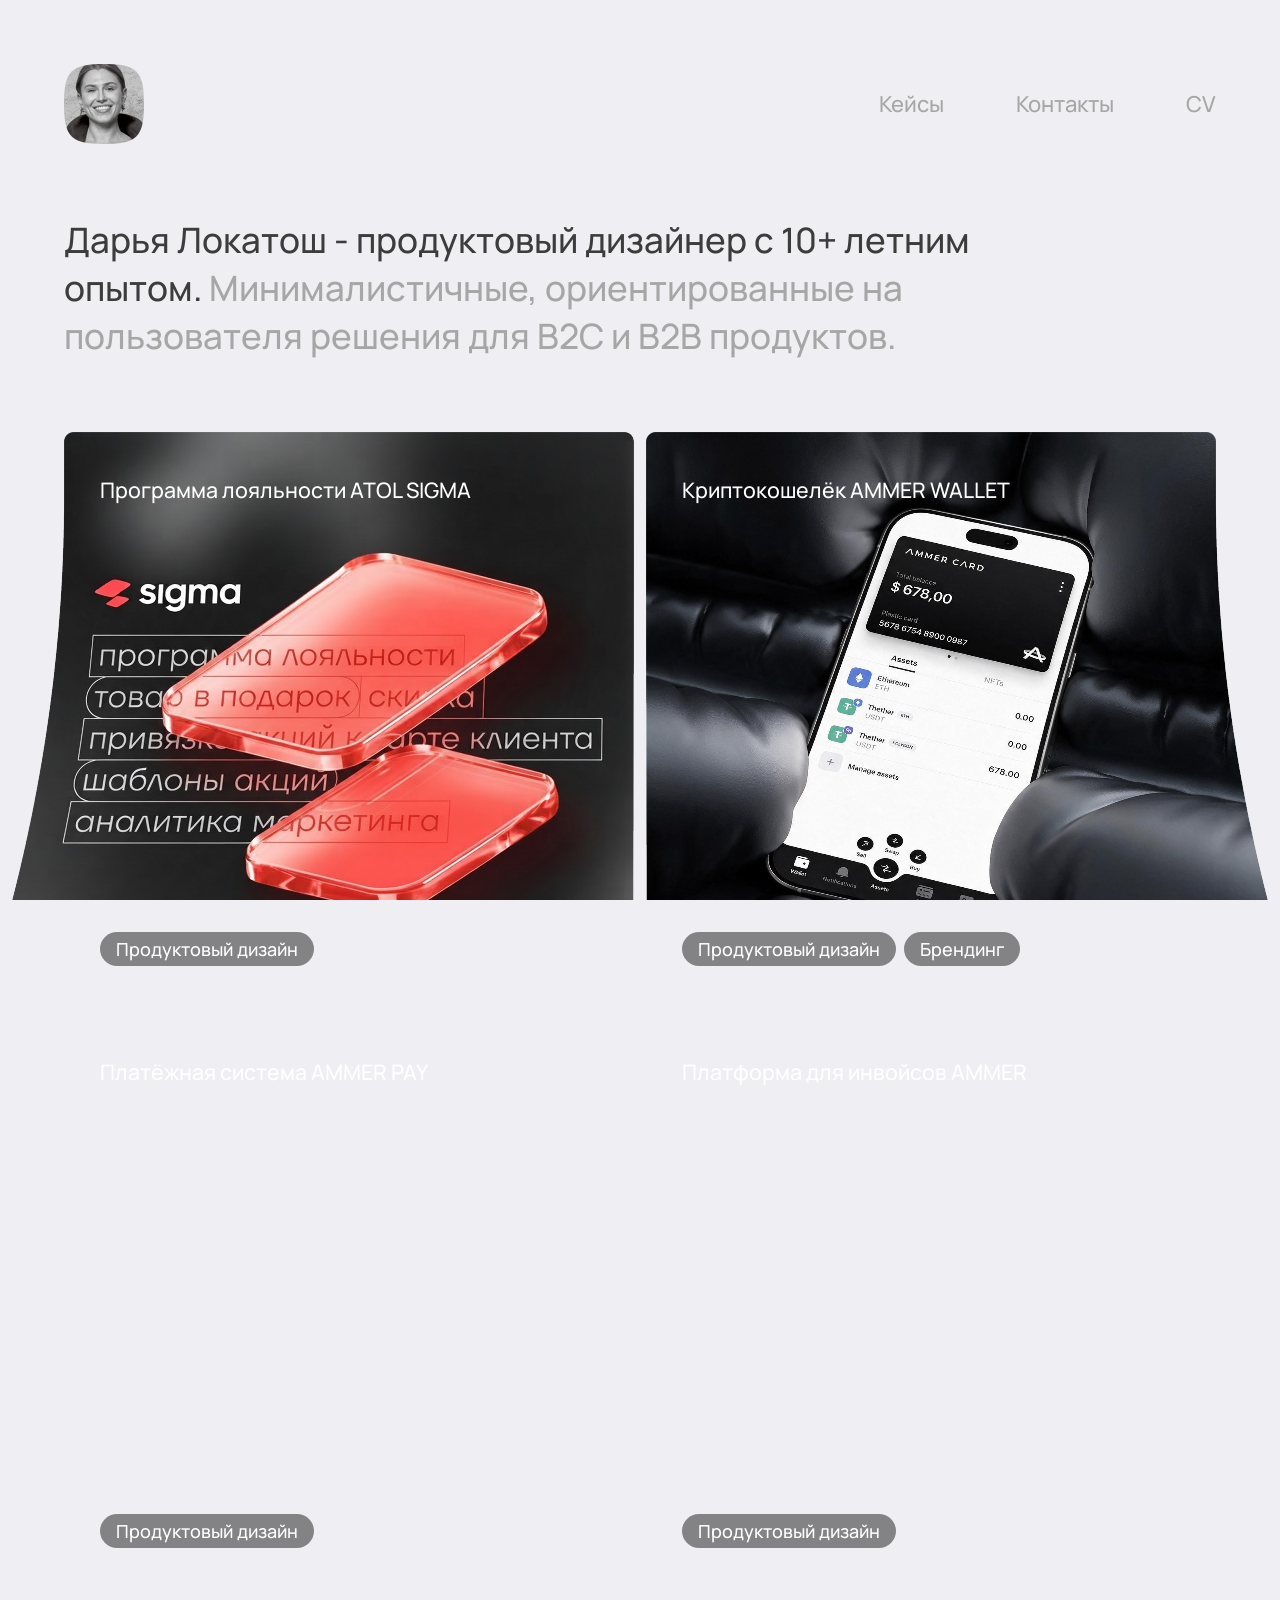
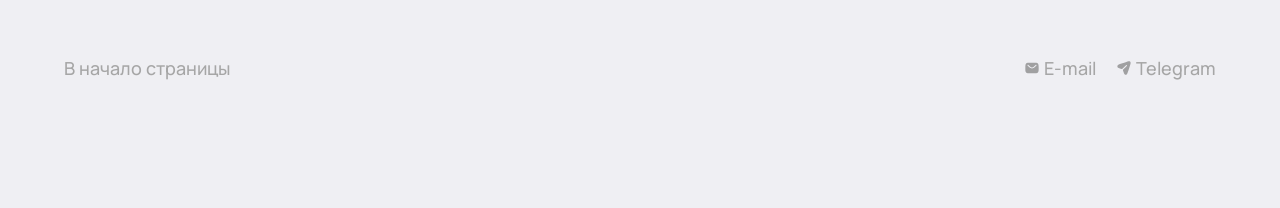
<file: index.html>
<!doctype html>
<html lang="ru">
<head>
  <meta charset="utf-8">
  <meta name="viewport" content="width=device-width, initial-scale=1">
  <title>Дарья Локатош — продуктовый дизайнер</title>
  <link rel="preconnect" href="https://fonts.googleapis.com">
  <link rel="preconnect" href="https://fonts.gstatic.com" crossorigin>
  <link href="https://fonts.googleapis.com/css2?family=Manrope:wght@500&display=swap" rel="stylesheet">
  <link rel="stylesheet" href="styles.css?v=home-footer-left-1">
</head>
<body class="home-body">
  <main class="page home-page" id="top">
    <header class="header home-header">
      <a class="avatar" href="/" aria-label="На главную"></a>
      <nav class="nav">
        <a href="#cases">Кейсы</a>
        <a href="#contacts">Контакты</a>
        <a href="https://drive.google.com/file/d/10Quif9Ah4RW8Nh-TDA59xj72rUXNJJJF/view?usp=sharing">CV</a>
      </nav>
    </header>

    <p class="intro">
      Дарья Локатош - продуктовый дизайнер с 10+ летним опытом.
      <span class="muted">Минималистичные, ориентированные на пользователя решения для B2C и B2B продуктов.</span>
    </p>

    <section class="cards home-cards" id="cases">
      <a class="card" href="case-atol-sigma.html" aria-label="ATOL SIGMA — продуктовый дизайн">
        <img src="assets/home-atol.png" alt="Программа лояльности ATOL SIGMA">
        <span class="card-title">Программа лояльности ATOL SIGMA</span>
        <span class="card-tags"><span class="tag">Продуктовый дизайн</span></span>
      </a>
      <a class="card" href="case-wallet.html" aria-label="AMMER WALLET — продуктовый дизайн, брендинг">
        <img src="assets/home-wallet-new.png" alt="Криптокошелёк AMMER WALLET">
        <span class="card-title">Криптокошелёк AMMER WALLET</span>
        <span class="card-tags"><span class="tag">Продуктовый дизайн</span><span class="tag">Брендинг</span></span>
      </a>
      <a class="card" href="case-peru.html" aria-label="Платёжная система AMMER PAY — продуктовый дизайн">
        <img src="assets/home-pay-overlay.png" alt="Платёжный терминал AMMER PAY">
        <span class="card-title">Платёжная система AMMER PAY</span>
        <span class="card-tags"><span class="tag">Продуктовый дизайн</span></span>
      </a>
      <a class="card" href="case-ferrari.html" aria-label="Платформа для инвойсов AMMER — продуктовый дизайн">
        <img src="assets/home-invoice-overlay.png" alt="Инвойс AMMER для оплаты Ferrari">
        <span class="card-title">Платформа для инвойсов AMMER</span>
        <span class="card-tags"><span class="tag">Продуктовый дизайн</span></span>
      </a>
    </section>
    <footer class="home-footer" id="contacts">
      <a href="#top">В начало страницы</a>
      <div class="home-socials">
        <a href="mailto:8loka8@gmail.com"><img src="assets/icon-email.svg" alt="">E-mail</a>
        <a href="https://t.me/daryalo" target="_blank" rel="noreferrer"><img src="assets/icon-telegram.svg" alt="">Telegram</a>
      </div>
    </footer>
  </main>

  <canvas class="bend-canvas" aria-hidden="true"></canvas>
  <script src="bend.js?v=scroll-bend-2"></script>
</body>
</html>
</file>
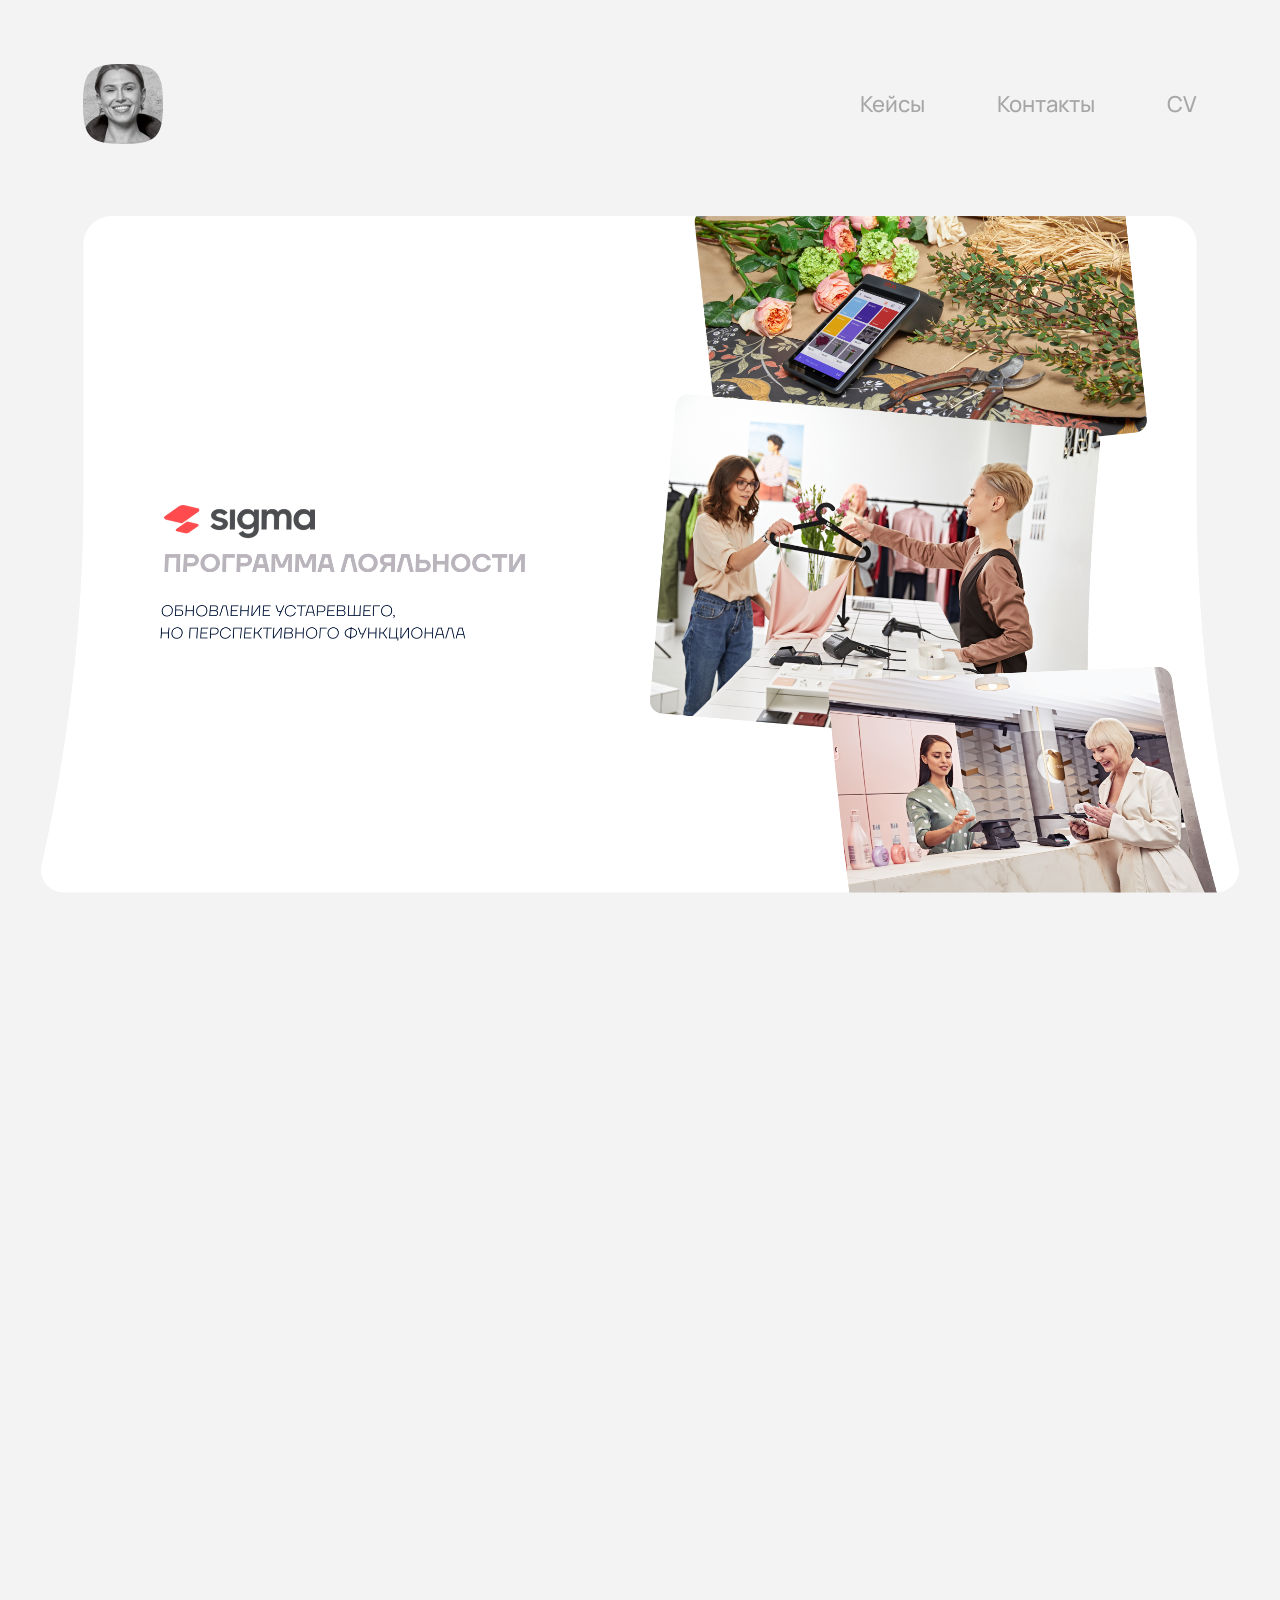
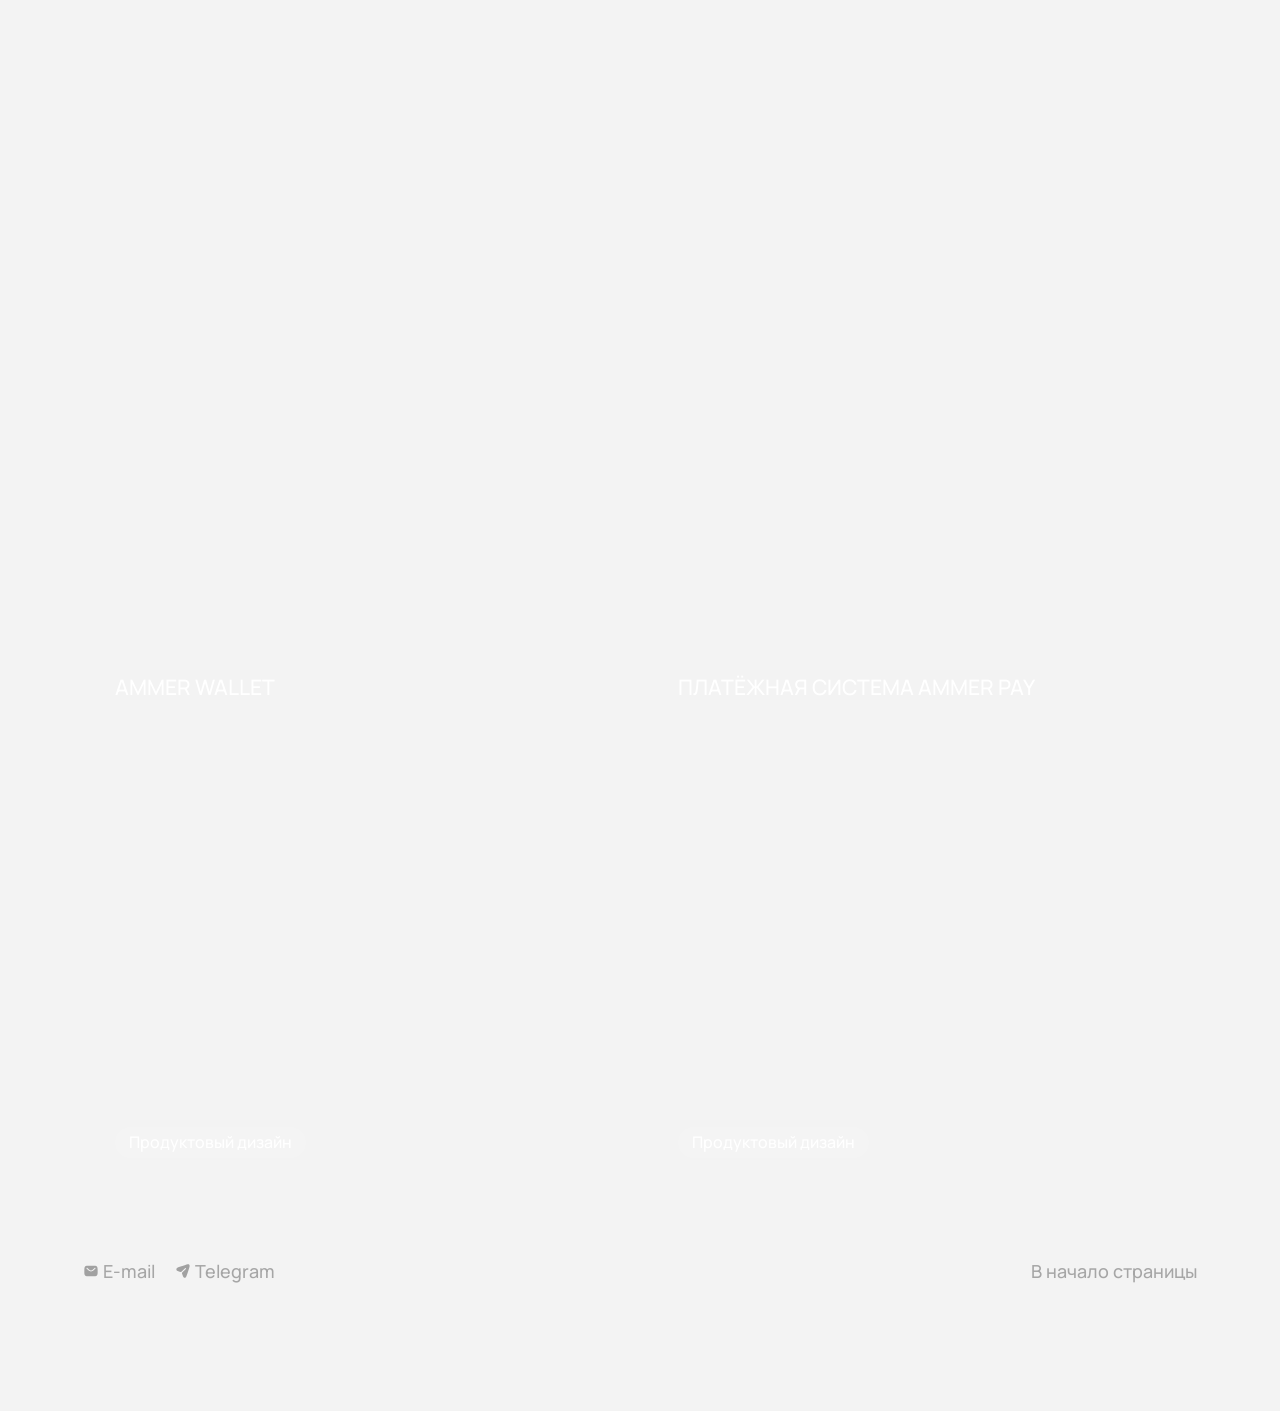
<file: case-atol-sigma.html>
<!doctype html>
<html lang="ru">
<head>
  <meta charset="utf-8">
  <meta name="viewport" content="width=device-width, initial-scale=1">
  <meta name="theme-color" content="#fff">
  <title>ATOL SIGMA — кейс Дарьи Локатош</title>
  <link rel="preconnect" href="https://fonts.googleapis.com">
  <link rel="preconnect" href="https://fonts.gstatic.com" crossorigin>
  <link href="https://fonts.googleapis.com/css2?family=Manrope:wght@500&display=swap" rel="stylesheet">
  <link rel="stylesheet" href="styles.css?v=home-intro-content-edge-2">
</head>
<body class="case-body">
  <main class="page case-page" id="top">
    <header class="header case-header">
      <a class="avatar" href="index.html" aria-label="На главную"></a>
      <nav class="nav" aria-label="Основная навигация">
        <a href="index.html#cases">Кейсы</a>
        <a href="index.html#contacts">Контакты</a>
        <a href="https://drive.google.com/file/d/10Quif9Ah4RW8Nh-TDA59xj72rUXNJJJF/view?usp=sharing">CV</a>
      </nav>
    </header>

    <div class="case-content">
      <section class="case-story" aria-label="Материалы проекта ATOL SIGMA">
        <img class="story-image story-image-narrow" src="assets/case-atol/section-01.png" alt="Кейс Sigma — программа лояльности, обложка" fetchpriority="high">
        <img class="story-image story-image-narrow" src="assets/case-atol/section-02.png" alt="Кейс Sigma — раздел 2" loading="lazy">
        <img class="story-image story-image-narrow" src="assets/case-atol/section-03.png" alt="Кейс Sigma — раздел 3" loading="lazy">
        <img class="story-image story-image-narrow" src="assets/case-atol/section-04.png" alt="Кейс Sigma — раздел 4" loading="lazy">
        <img class="story-image story-image-narrow" src="assets/case-atol/section-05.png" alt="Кейс Sigma — раздел 5" loading="lazy">
        <img class="story-image story-image-narrow" src="assets/case-atol/section-06.png" alt="Кейс Sigma — раздел 6" loading="lazy">
        <img class="story-image story-image-narrow" src="assets/case-atol/section-07.png" alt="Кейс Sigma — раздел 7" loading="lazy">
        <img class="story-image story-image-narrow" src="assets/case-atol/section-08.png" alt="Кейс Sigma — раздел 8" loading="lazy">
        <img class="story-image story-image-narrow" src="assets/case-atol/section-09.png" alt="Кейс Sigma — раздел 9" loading="lazy">
        <img class="story-image story-image-narrow" src="assets/case-atol/section-10.png" alt="Кейс Sigma — раздел 10" loading="lazy">
        <img class="story-image story-image-narrow" src="assets/case-atol/section-11.png" alt="Кейс Sigma — раздел 11" loading="lazy">
        <img class="story-image story-image-narrow" src="assets/case-atol/section-12.png" alt="Кейс Sigma — раздел 12" loading="lazy">
      </section>

      <section class="cards case-related" aria-label="Другие кейсы">
        <a class="card" href="case-wallet.html" aria-label="AMMER WALLET — продуктовый дизайн">
          <img src="assets/home-wallet-new.png" alt="Мобильное приложение Ammer Wallet" loading="lazy">
          <span class="card-title">AMMER WALLET</span>
          <span class="card-tags"><span class="tag">Продуктовый дизайн</span></span>
        </a>
        <a class="card" href="case-peru.html" aria-label="Платёжная система AMMER PAY">
          <img src="assets/home-pay-overlay.png" alt="Терминал платёжной системы AMMER PAY" loading="lazy">
          <span class="card-title">ПЛАТЁЖНАЯ СИСТЕМА AMMER PAY</span>
          <span class="card-tags"><span class="tag">Продуктовый дизайн</span></span>
        </a>
      </section>
    </div>
    <footer class="home-footer case-footer" id="contacts">
      <div class="home-socials">
        <a href="mailto:8loka8@gmail.com"><img src="assets/icon-email.svg" alt="">E-mail</a>
        <a href="https://t.me/daryalo" target="_blank" rel="noreferrer"><img src="assets/icon-telegram.svg" alt="">Telegram</a>
      </div>
      <a href="#top">В начало страницы</a>
    </footer>
  </main>
  <canvas class="bend-canvas" aria-hidden="true"></canvas>
  <script src="bend.js?v=scroll-bend-2"></script>
</body>
</html>
</file>
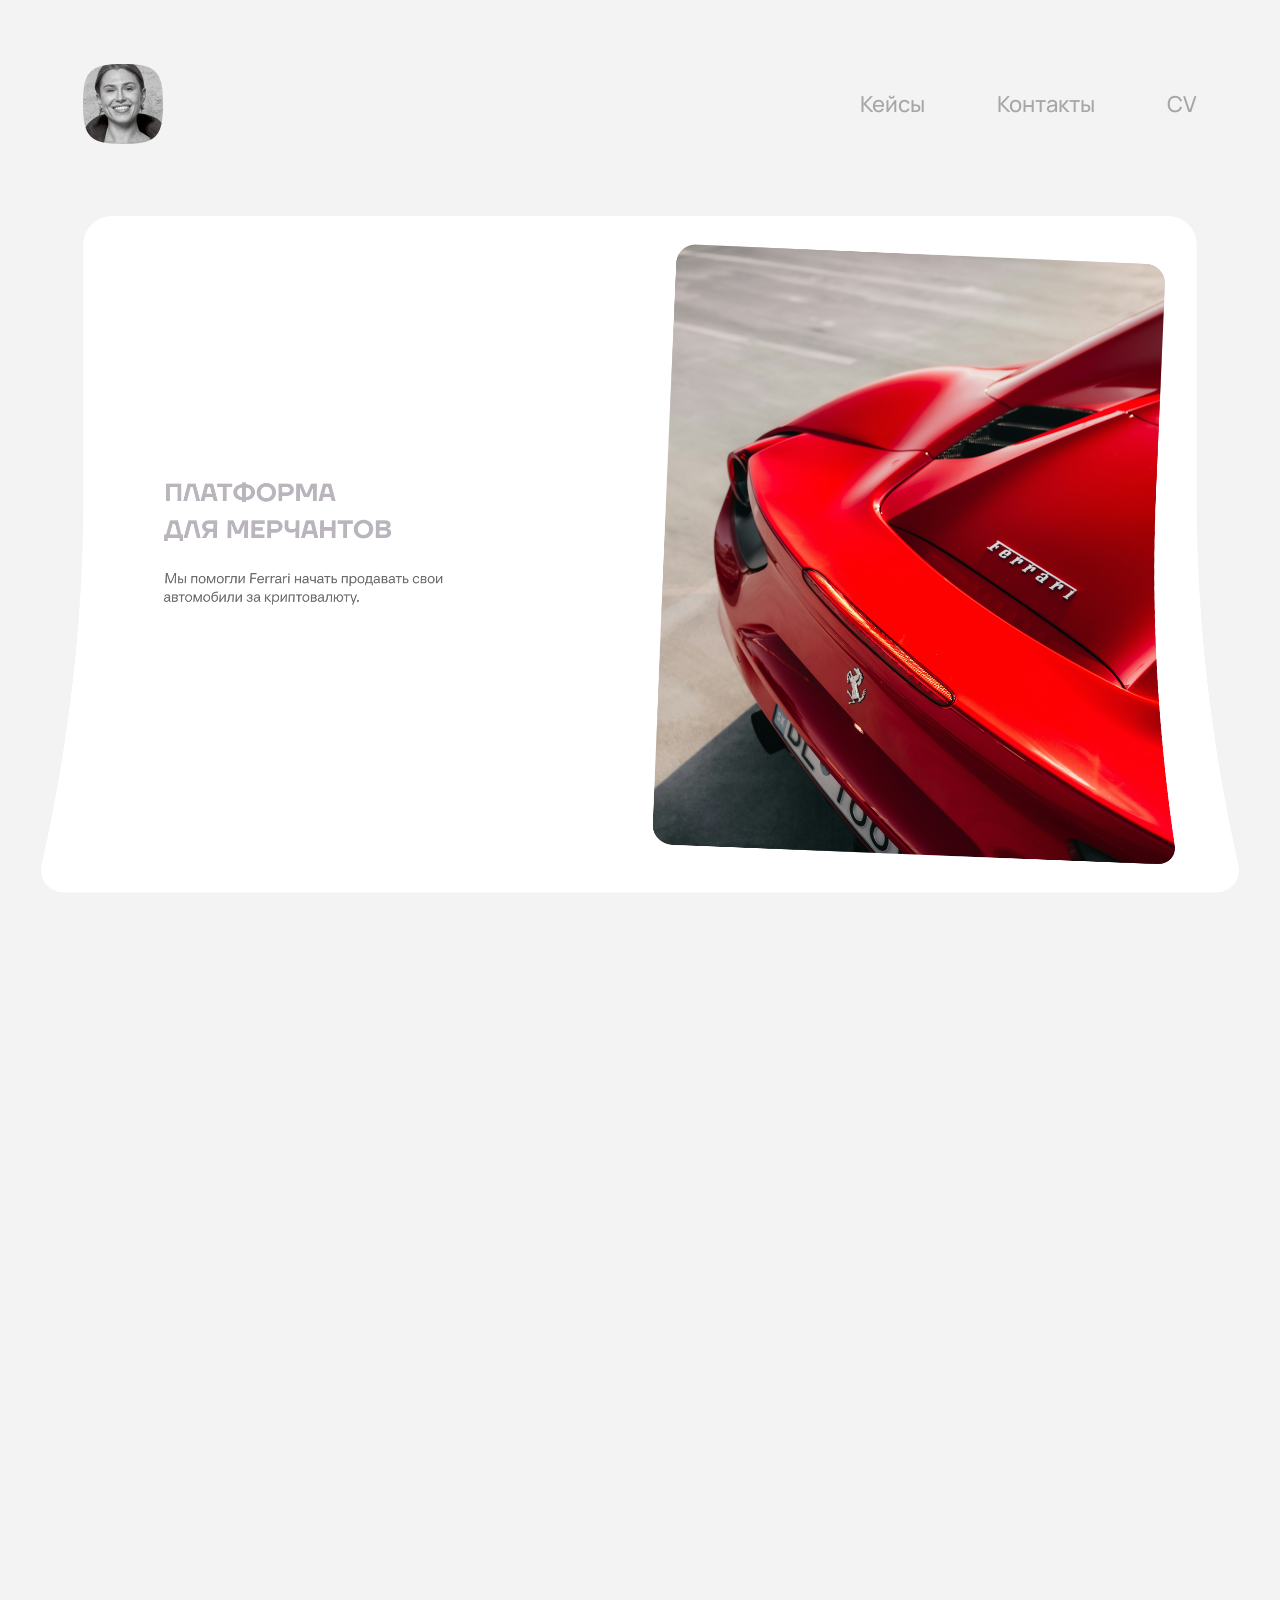
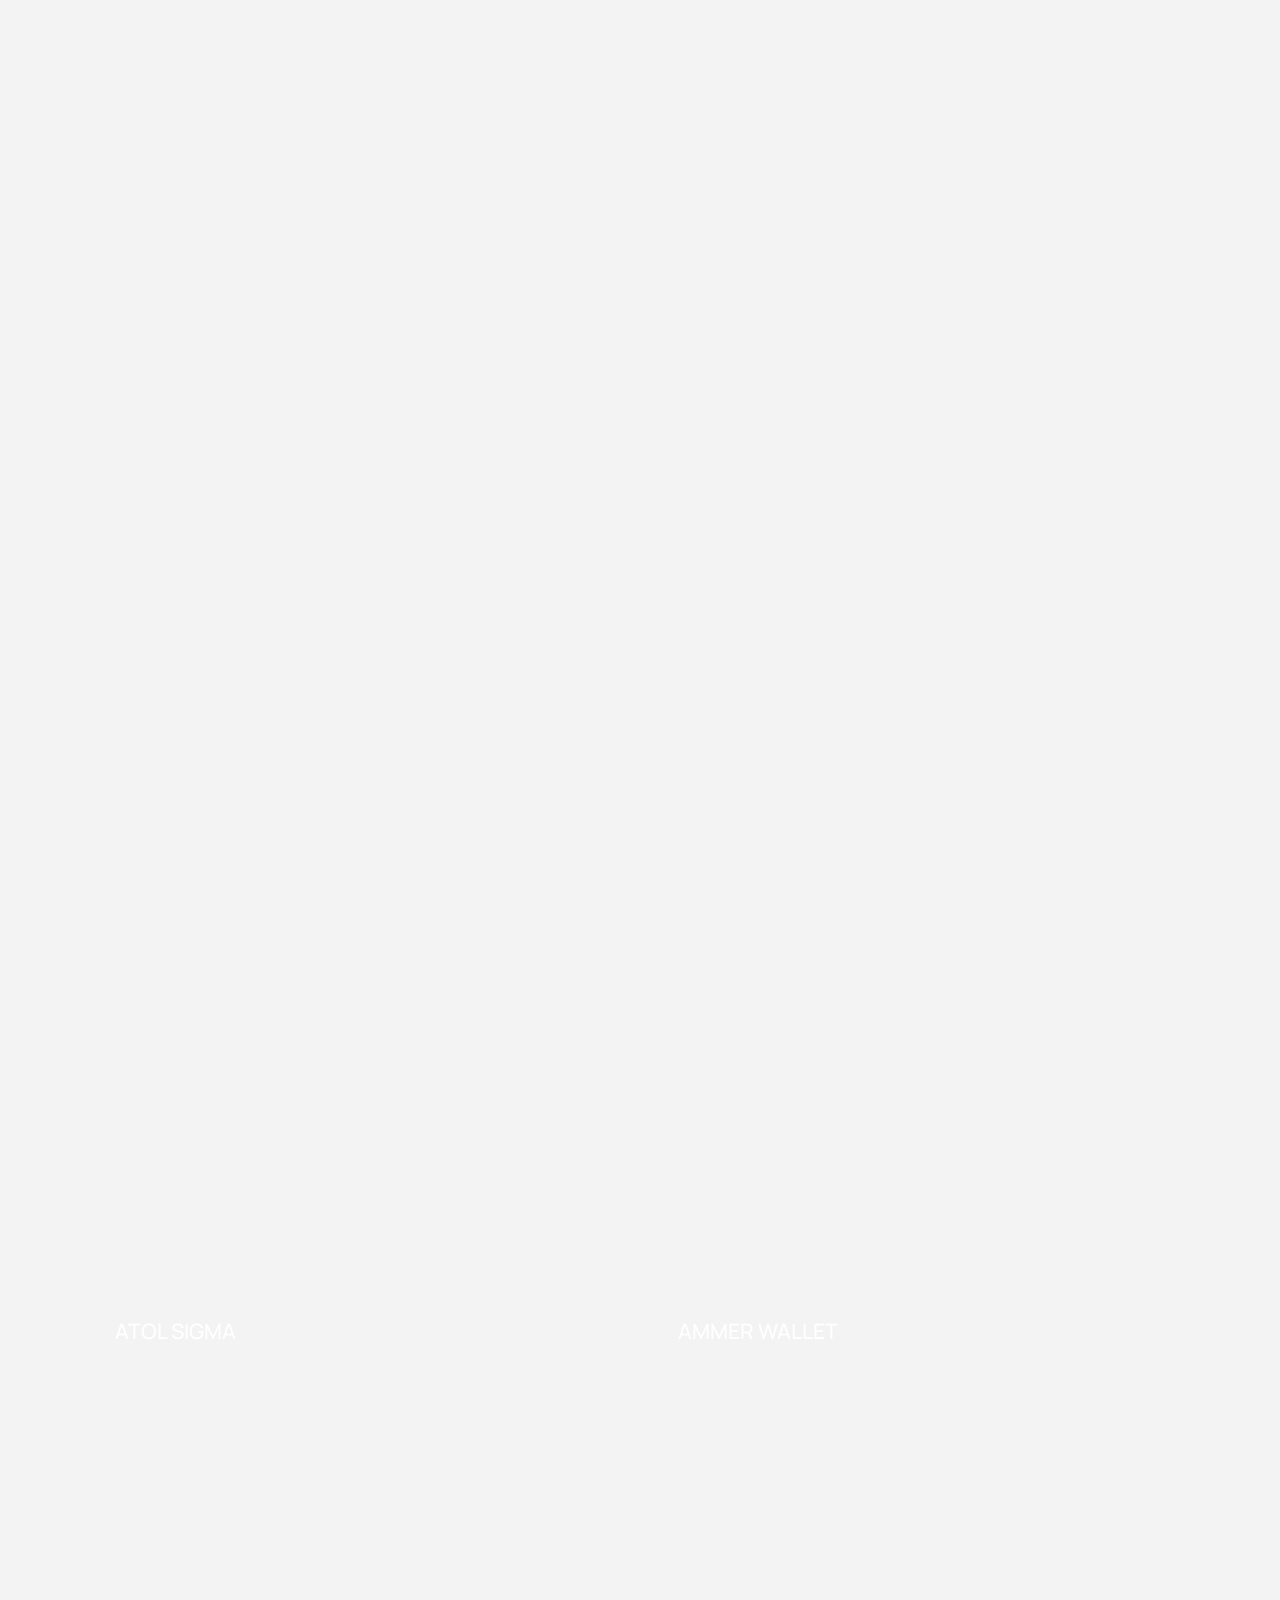
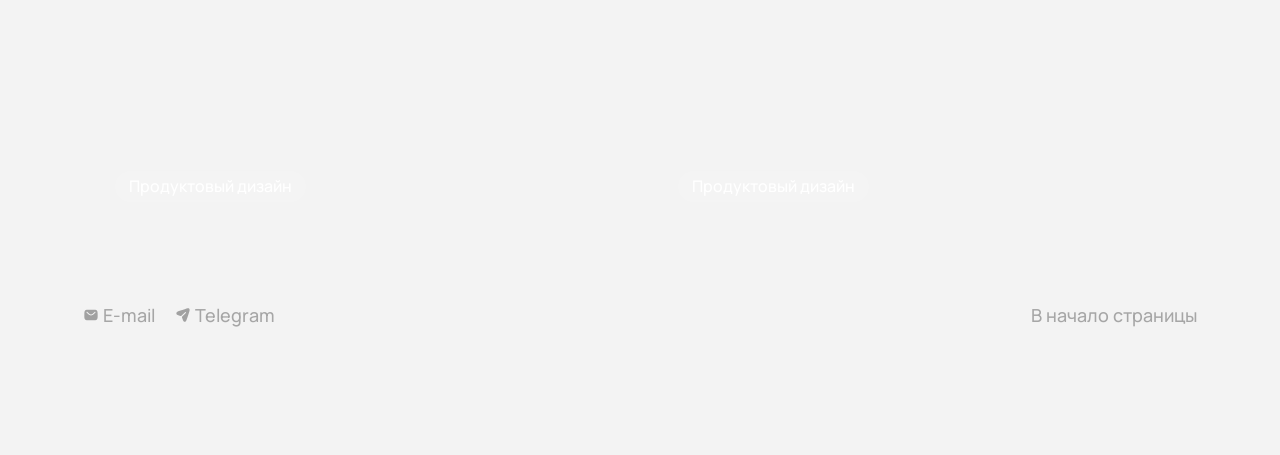
<file: case-ferrari.html>
<!doctype html>
<html lang="ru">
<head>
  <meta charset="utf-8">
  <meta name="viewport" content="width=device-width, initial-scale=1">
  <meta name="theme-color" content="#fff">
  <title>Ferrari — кейс Дарьи Локатош</title>
  <link rel="preconnect" href="https://fonts.googleapis.com">
  <link rel="preconnect" href="https://fonts.gstatic.com" crossorigin>
  <link href="https://fonts.googleapis.com/css2?family=Manrope:wght@500&display=swap" rel="stylesheet">
  <link rel="stylesheet" href="styles.css?v=home-intro-content-edge-2">
</head>
<body class="case-body">
  <main class="page case-page" id="top">
    <header class="header case-header">
      <a class="avatar" href="index.html" aria-label="На главную"></a>
      <nav class="nav" aria-label="Основная навигация">
        <a href="index.html#cases">Кейсы</a><a href="index.html#contacts">Контакты</a><a href="https://drive.google.com/file/d/10Quif9Ah4RW8Nh-TDA59xj72rUXNJJJF/view?usp=sharing">CV</a>
      </nav>
    </header>
    <div class="case-content">
      <section class="case-story" aria-label="Платформа для мерчантов Ferrari">
        <img class="story-image story-image-narrow" src="assets/case-ferrari/section-01.png" alt="Платформа для мерчантов: Ferrari принимает оплату за автомобиль криптовалютой" fetchpriority="high">
        <img class="story-image story-image-narrow" src="assets/case-ferrari/section-02.png" alt="Бизнес и пользователи платформы" loading="lazy">
        <img class="story-image story-image-narrow" src="assets/case-ferrari/section-03.png" alt="Исследование и подготовка" loading="lazy">
        <img class="story-image story-image-narrow" src="assets/case-ferrari/section-04.png" alt="Проектирование платформы" loading="lazy">
        <img class="story-image story-image-narrow" src="assets/case-ferrari/section-05.png" alt="Сценарии оплаты криптовалютой" loading="lazy">
        <img class="story-image story-image-narrow" src="assets/case-ferrari/section-06.png" alt="Результаты проекта" loading="lazy">
      </section>
      <section class="cards case-related" aria-label="Другие кейсы">
        <a class="card" href="case-atol-sigma.html" aria-label="ATOL SIGMA — продуктовый дизайн"><img src="assets/case-atol-sigma.png" alt="Программа лояльности Sigma" loading="lazy"><span class="card-title">ATOL SIGMA</span><span class="card-tags"><span class="tag">Продуктовый дизайн</span></span></a>
        <a class="card" href="case-wallet.html" aria-label="AMMER WALLET — продуктовый дизайн"><img src="assets/home-wallet-new.png" alt="Мобильное приложение Ammer Wallet" loading="lazy"><span class="card-title">AMMER WALLET</span><span class="card-tags"><span class="tag">Продуктовый дизайн</span></span></a>
      </section>
    </div>
    <footer class="home-footer case-footer" id="contacts">
      <div class="home-socials">
        <a href="mailto:8loka8@gmail.com"><img src="assets/icon-email.svg" alt="">E-mail</a>
        <a href="https://t.me/daryalo" target="_blank" rel="noreferrer"><img src="assets/icon-telegram.svg" alt="">Telegram</a>
      </div>
      <a href="#top">В начало страницы</a>
    </footer>
  </main>
  <canvas class="bend-canvas" aria-hidden="true"></canvas>
  <script src="bend.js?v=scroll-bend-2"></script>
</body>
</html>
</file>
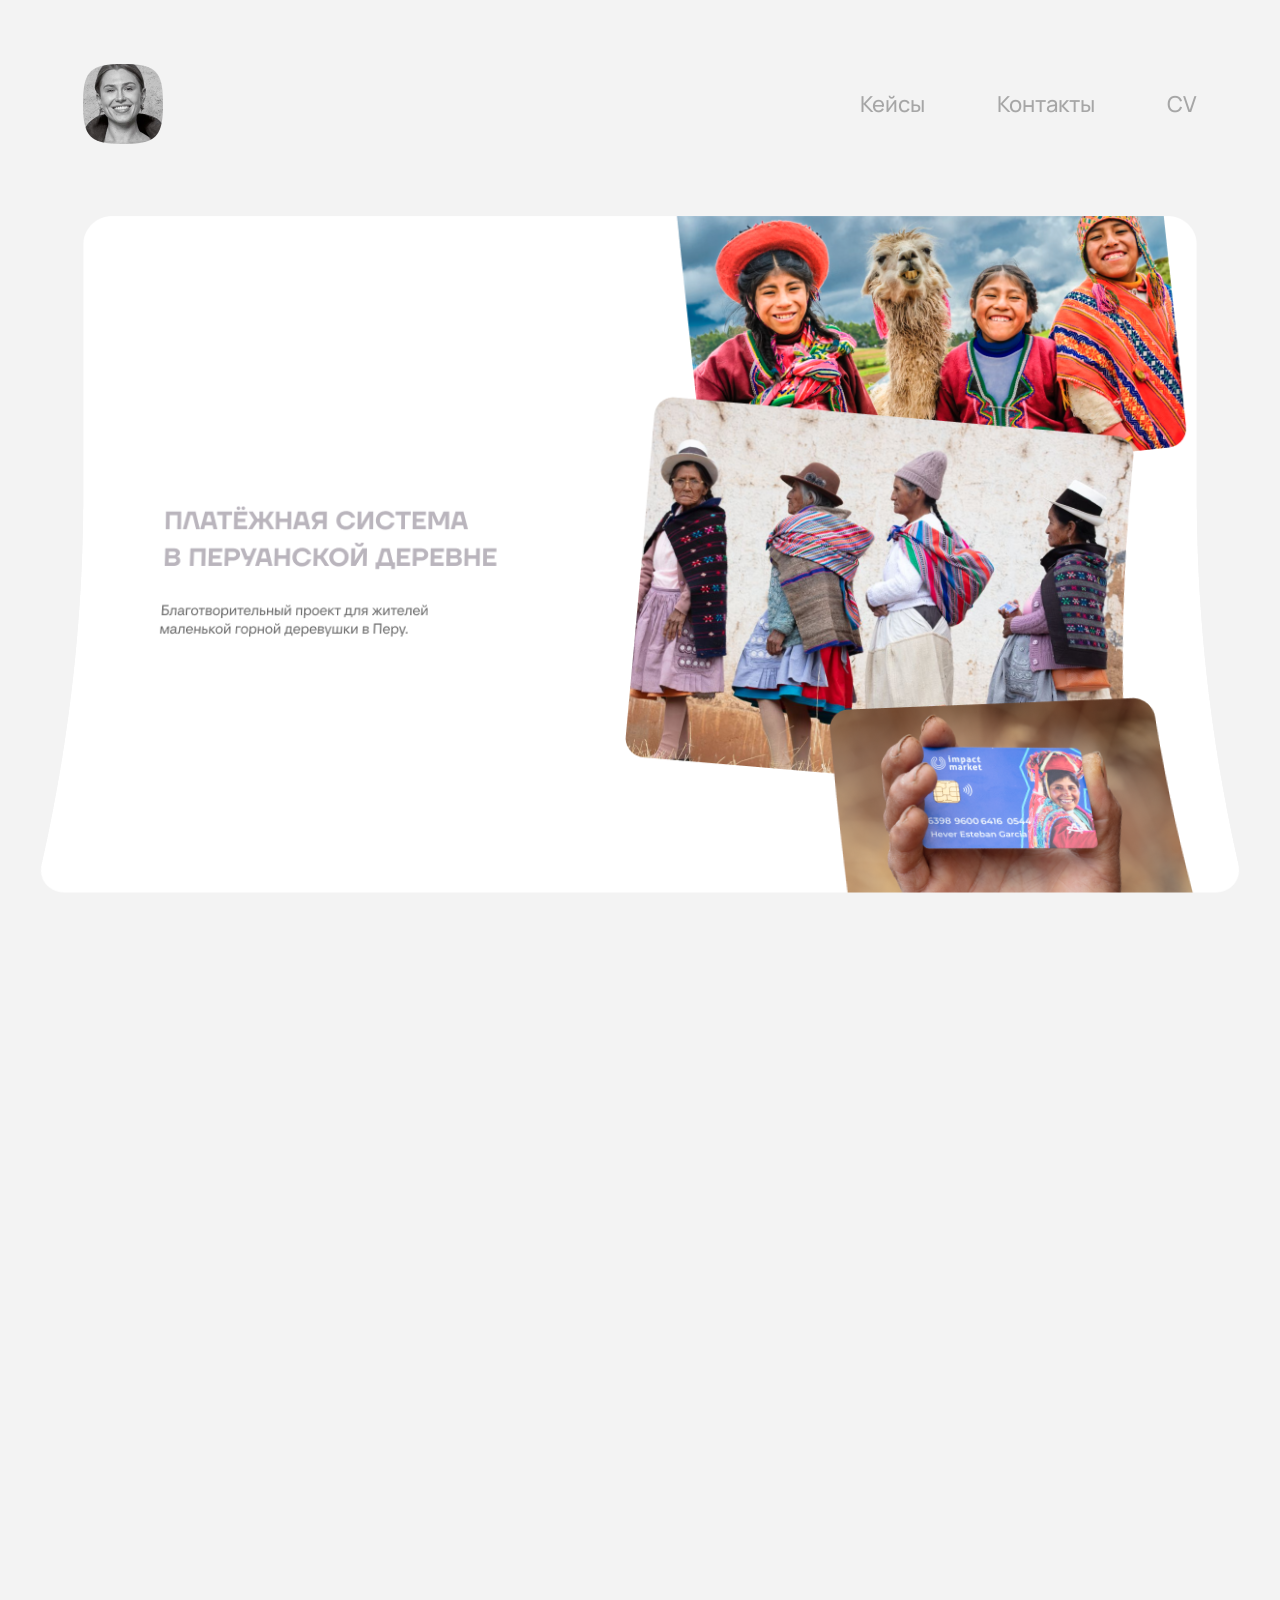
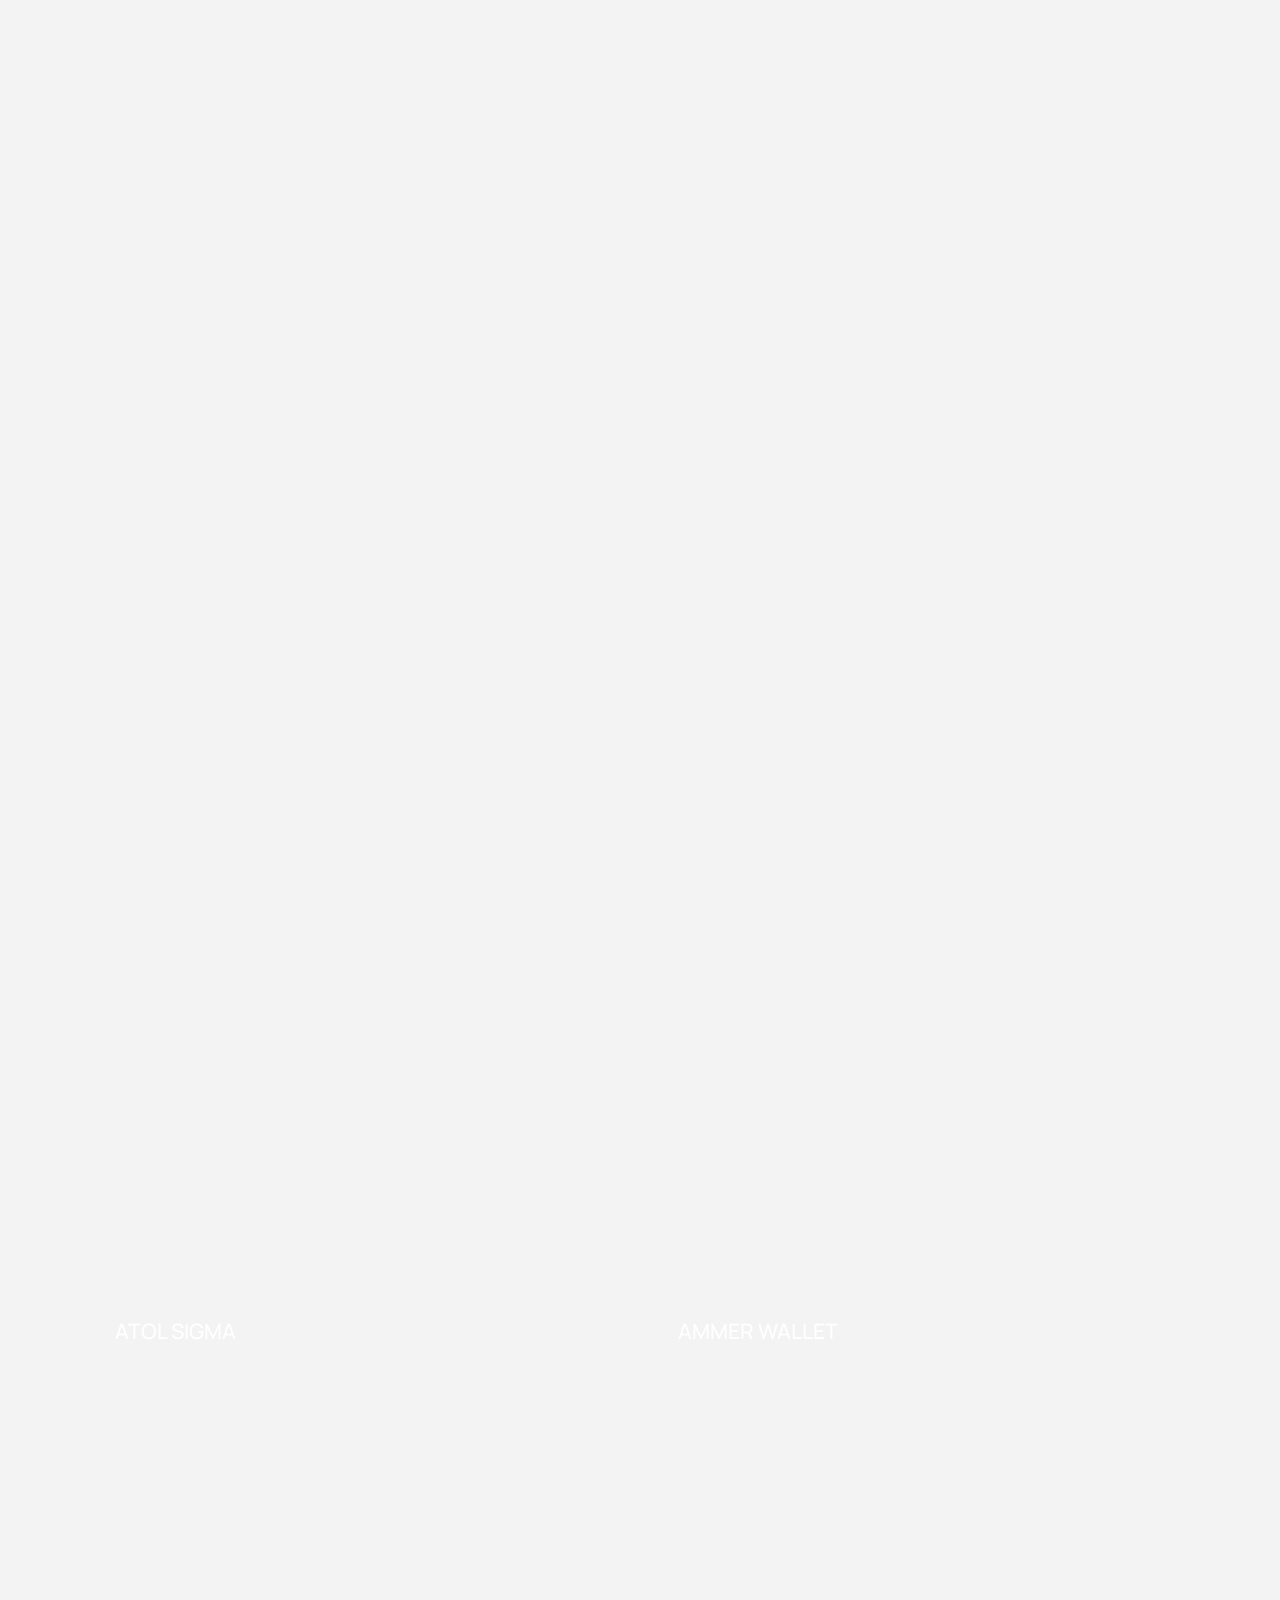
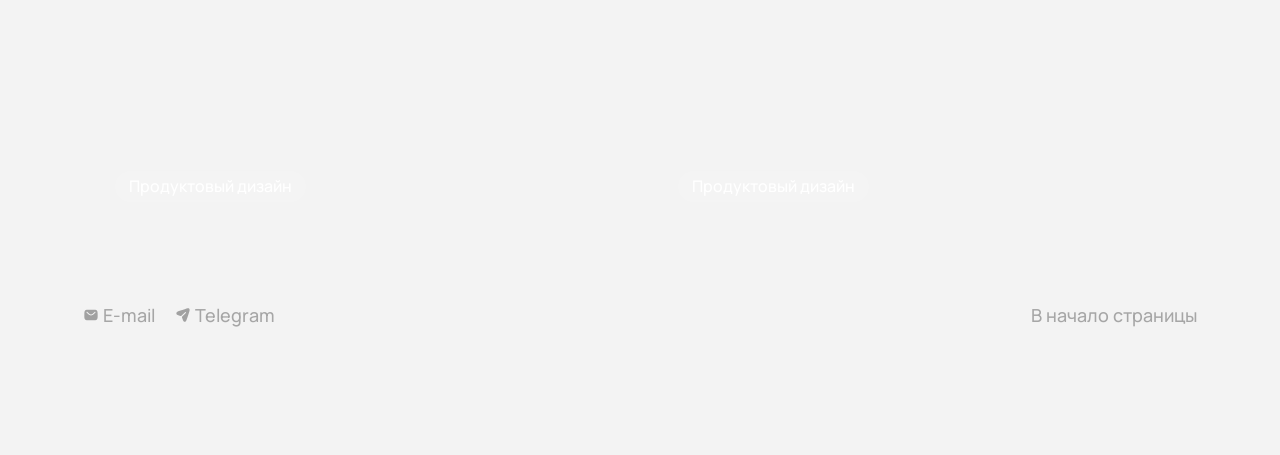
<file: case-peru.html>
<!doctype html>
<html lang="ru">
<head>
  <meta charset="utf-8">
  <meta name="viewport" content="width=device-width, initial-scale=1">
  <meta name="theme-color" content="#fff">
  <title>Платёжная система в Перу — кейс Дарьи Локатош</title>
  <link rel="preconnect" href="https://fonts.googleapis.com">
  <link rel="preconnect" href="https://fonts.gstatic.com" crossorigin>
  <link href="https://fonts.googleapis.com/css2?family=Manrope:wght@500&display=swap" rel="stylesheet">
  <link rel="stylesheet" href="styles.css?v=home-intro-content-edge-2">
</head>
<body class="case-body">
  <main class="page case-page" id="top">
    <header class="header case-header">
      <a class="avatar" href="index.html" aria-label="На главную"></a>
      <nav class="nav" aria-label="Основная навигация">
        <a href="index.html#cases">Кейсы</a><a href="index.html#contacts">Контакты</a><a href="https://drive.google.com/file/d/10Quif9Ah4RW8Nh-TDA59xj72rUXNJJJF/view?usp=sharing">CV</a>
      </nav>
    </header>
    <div class="case-content">
      <section class="case-story" aria-label="Платёжная система в перуанской деревне">
        <img class="story-image story-image-narrow" src="assets/case-pay/section-01.png" alt="Платёжная система в перуанской деревне — обложка" fetchpriority="high">
        <img class="story-image story-image-narrow" src="assets/case-pay/section-02.png" alt="Бизнес-задачи и пользователи проекта" loading="lazy">
        <img class="story-image story-image-narrow" src="assets/case-pay/section-03.png" alt="Исследование и процесс дизайна" loading="lazy">
        <img class="story-image story-image-narrow" src="assets/case-pay/section-04.png" alt="Пользовательский сценарий платежной системы" loading="lazy">
        <img class="story-image story-image-narrow" src="assets/case-pay/section-05.png" alt="Интерфейсы проекта" loading="lazy">
        <img class="story-image story-image-narrow" src="assets/case-pay/section-06.png" alt="Результаты проекта" loading="lazy">
      </section>
      <section class="cards case-related" aria-label="Другие кейсы">
        <a class="card" href="case-atol-sigma.html" aria-label="ATOL SIGMA — продуктовый дизайн"><img src="assets/home-atol.png" alt="Программа лояльности ATOL SIGMA" loading="lazy"><span class="card-title">ATOL SIGMA</span><span class="card-tags"><span class="tag">Продуктовый дизайн</span></span></a>
        <a class="card" href="case-wallet.html" aria-label="AMMER WALLET — продуктовый дизайн"><img src="assets/home-wallet-new.png" alt="Мобильное приложение Ammer Wallet" loading="lazy"><span class="card-title">AMMER WALLET</span><span class="card-tags"><span class="tag">Продуктовый дизайн</span></span></a>
      </section>
    </div>
    <footer class="home-footer case-footer" id="contacts">
      <div class="home-socials">
        <a href="mailto:8loka8@gmail.com"><img src="assets/icon-email.svg" alt="">E-mail</a>
        <a href="https://t.me/daryalo" target="_blank" rel="noreferrer"><img src="assets/icon-telegram.svg" alt="">Telegram</a>
      </div>
      <a href="#top">В начало страницы</a>
    </footer>
  </main>
  <canvas class="bend-canvas" aria-hidden="true"></canvas>
  <script src="bend.js?v=scroll-bend-2"></script>
</body>
</html>
</file>
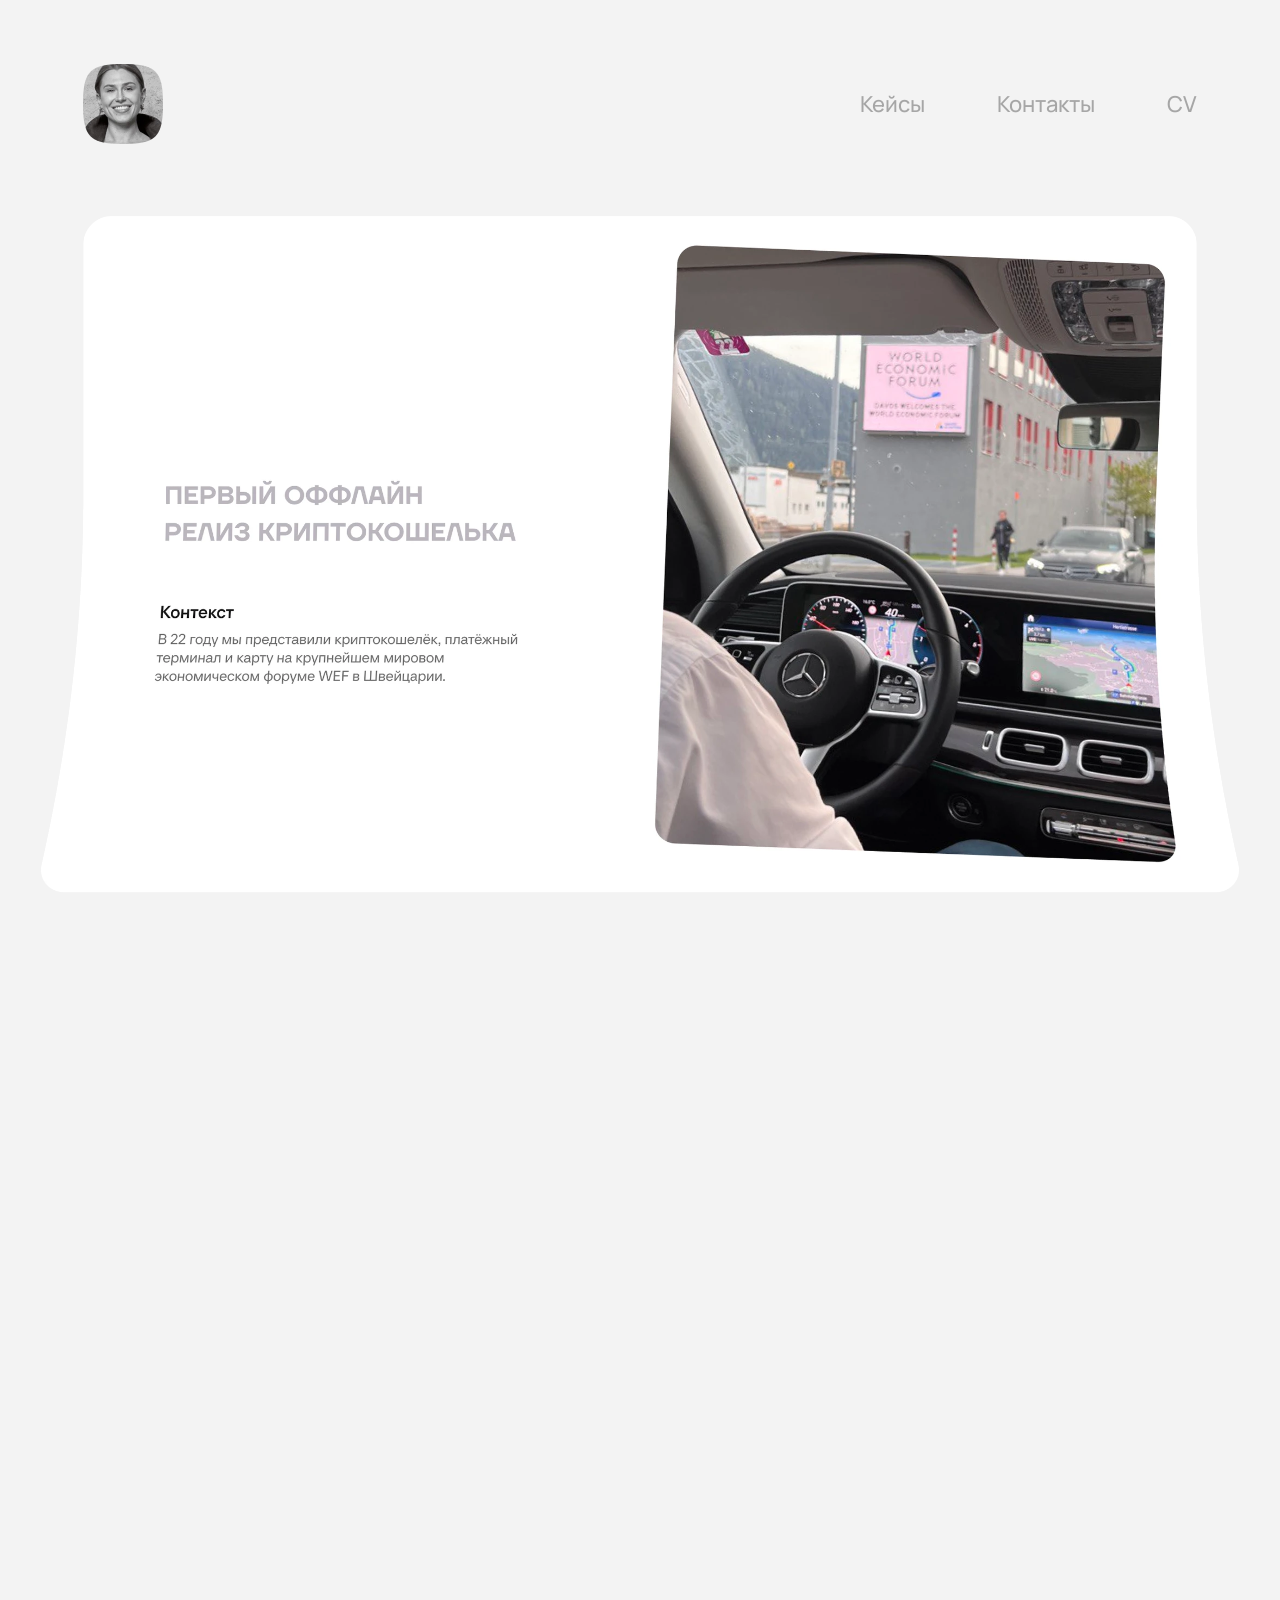
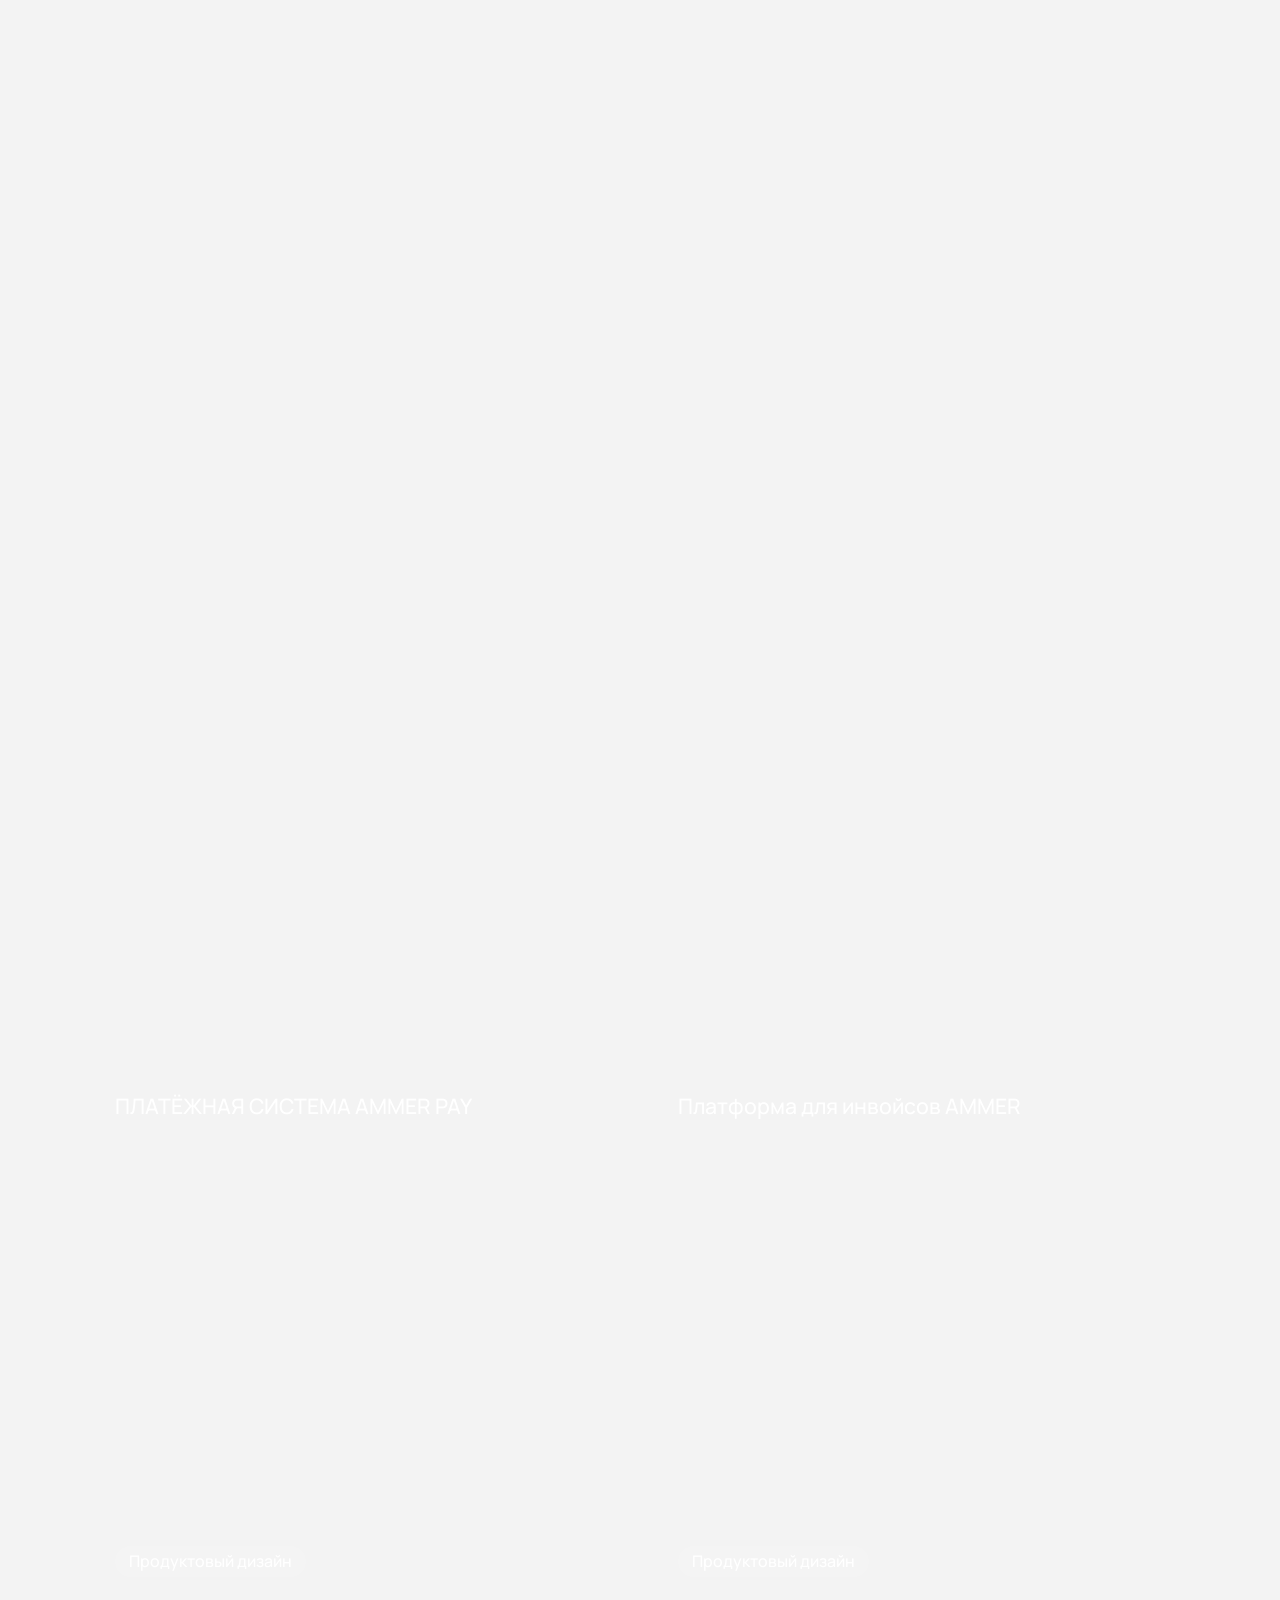
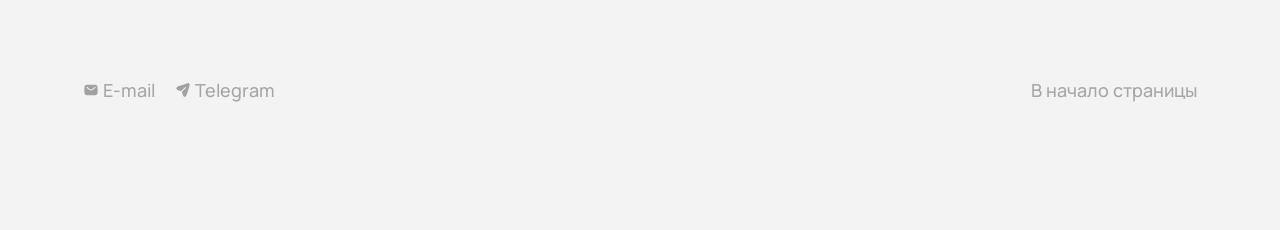
<file: case-wallet.html>
<!doctype html>
<html lang="ru">
<head>
  <meta charset="utf-8">
  <meta name="viewport" content="width=device-width, initial-scale=1">
  <meta name="theme-color" content="#fff">
  <title>AMMER WALLET — кейс Дарьи Локатош</title>
  <link rel="preconnect" href="https://fonts.googleapis.com">
  <link rel="preconnect" href="https://fonts.gstatic.com" crossorigin>
  <link href="https://fonts.googleapis.com/css2?family=Manrope:wght@500&display=swap" rel="stylesheet">
  <link rel="stylesheet" href="styles.css?v=home-intro-content-edge-2">
</head>
<body class="case-body">
  <main class="page case-page" id="top">
    <header class="header case-header">
      <a class="avatar" href="index.html" aria-label="На главную"></a>
      <nav class="nav" aria-label="Основная навигация">
        <a href="index.html#cases">Кейсы</a><a href="index.html#contacts">Контакты</a><a href="https://drive.google.com/file/d/10Quif9Ah4RW8Nh-TDA59xj72rUXNJJJF/view?usp=sharing">CV</a>
      </nav>
    </header>
    <div class="case-content">
      <section class="case-story" aria-label="Материалы проекта AMMER WALLET">
        <img class="story-image story-image-narrow" src="assets/case-wallet/section-01.png" alt="Первый оффлайн-релиз криптокошелька Ammer Wallet" fetchpriority="high">
        <img class="story-image story-image-narrow" src="assets/case-wallet/section-02.png" alt="Бизнес-задачи и аудитория проекта" loading="lazy">
        <img class="story-image story-image-narrow" src="assets/case-wallet/section-03.png" alt="Исследование и подготовка проекта" loading="lazy">
        <img class="story-image story-image-narrow" src="assets/case-wallet/section-04.png" alt="Проектирование продукта" loading="lazy">
        <img class="story-image story-image-narrow" src="assets/case-wallet/section-05.png" alt="Айдентика Ammer Group и продуктов" loading="lazy">
        <img class="story-image story-image-narrow" src="assets/case-wallet/section-06.png" alt="Создание и привязка карты Ammer Card" loading="lazy">
        <img class="story-image story-image-narrow" src="assets/case-wallet/section-07.png" alt="Интерфейс Ammer Wallet и отправка средств" loading="lazy">
        <img class="story-image story-image-narrow" src="assets/case-wallet/section-08.png" alt="Приложение Ammer Wallet для умных часов" loading="lazy">
        <img class="story-image story-image-narrow" src="assets/case-wallet/section-09.png" alt="Результаты проекта" loading="lazy">
      </section>
      <section class="cards case-related" aria-label="Другие кейсы">
        <a class="card" href="case-peru.html" aria-label="Платёжная система AMMER PAY"><img src="assets/home-pay-overlay.png" alt="Терминал платёжной системы AMMER PAY" loading="lazy"><span class="card-title">ПЛАТЁЖНАЯ СИСТЕМА AMMER PAY</span><span class="card-tags"><span class="tag">Продуктовый дизайн</span></span></a>
        <a class="card" href="case-ferrari.html" aria-label="Платформа для инвойсов AMMER"><img src="assets/home-invoice-overlay.png" alt="Инвойс AMMER для оплаты Ferrari" loading="lazy"><span class="card-title">Платформа для инвойсов AMMER</span><span class="card-tags"><span class="tag">Продуктовый дизайн</span></span></a>
      </section>
    </div>
    <footer class="home-footer case-footer" id="contacts">
      <div class="home-socials">
        <a href="mailto:8loka8@gmail.com"><img src="assets/icon-email.svg" alt="">E-mail</a>
        <a href="https://t.me/daryalo" target="_blank" rel="noreferrer"><img src="assets/icon-telegram.svg" alt="">Telegram</a>
      </div>
      <a href="#top">В начало страницы</a>
    </footer>
  </main>
  <canvas class="bend-canvas" aria-hidden="true"></canvas>
  <script src="bend.js?v=scroll-bend-2"></script>
</body>
</html>
</file>
<file: styles.css>
/* Point at the exact Medium face: the bare family name can resolve to the Outline style */
@font-face {
  font-family: "Firs Medium";
  src: local("TT Firs Neue Trl Medium"), local("TTFirsNeueTrl-Medium"),
       local("TT Firs Neue Medium"), local("TTFirsNeue-Medium");
  font-weight: 500;
}

:root {
  --text: #3d3c3c;
  --muted: #a6a6a6;
  --bg: #f3f3f3;
  --card-from: #dde4ec;
  --card-to: #c1d9e7;
  --radius: 10px;
  --gap: 12px;
  --font: "Firs Medium", "Manrope", system-ui, sans-serif;
}

* { box-sizing: border-box; }

body {
  margin: 0;
  background: var(--bg);
  color: var(--text);
  font-family: var(--font);
  font-weight: 500;
  -webkit-font-smoothing: antialiased;
}

.case-body { background: #f3f3f3; }

html { scroll-behavior: smooth; }

@media (prefers-reduced-motion: reduce) {
  html { scroll-behavior: auto; }
}

a { color: inherit; text-decoration: none; }

/* Fluid like the reference: side padding scales with the viewport,
   at 1440 it gives the Figma content width of 1252px */
.page {
  --pad: 6.5vw;
  padding: 64px var(--pad) 128px;
  display: flex;
  flex-direction: column;
  gap: 72px;
}

/* Header */
.header {
  display: flex;
  align-items: center;
  justify-content: space-between;
}

.avatar {
  width: 80px;
  height: 80px;
  flex-shrink: 0;
  background: url("assets/avatar.png") -13px -6px / 106px 106px no-repeat;
  -webkit-mask: url("assets/avatar-mask.png") 0 0 / 80px 80px no-repeat;
  mask: url("assets/avatar-mask.png") 0 0 / 80px 80px no-repeat;
}

.nav {
  display: flex;
  gap: 72px;
  font-size: 22px;
  color: var(--muted);
}

.nav a { transition: color .2s ease; }
.nav a:hover { color: var(--text); }

/* Intro */
.intro {
  margin: 0;
  max-width: 1024px;
  font-size: 35px;
  line-height: normal;
}

.muted { color: var(--muted); }

/* Cards */
.cards {
  display: grid;
  grid-template-columns: repeat(2, 1fr);
  gap: var(--gap);
}

.card {
  position: relative;
  display: block;
  aspect-ratio: 1;
  border-radius: var(--radius);
  overflow: hidden;
  background: linear-gradient(var(--card-from), var(--card-to));
}

.card img {
  position: absolute;
  inset: 0;
  width: 100%;
  height: 100%;
  object-fit: cover;
  display: block;
}


.card {
  container-type: inline-size;
  color: #fff;
  isolation: isolate;
}

.card-title {
  position: absolute;
  z-index: 1;
  top: 7.1%;
  left: 5.8%;
  max-width: 88%;
  overflow: hidden;
  color: #fff;
  font-size: clamp(13px, 3.87cqi, 24px);
  line-height: 1.15;
  text-overflow: ellipsis;
  white-space: nowrap;
}

.card-title-dark { color: #262626; }

.card-tags {
  position: absolute;
  z-index: 1;
  left: 5.8%;
  bottom: 5.3%;
  display: flex;
  flex-wrap: wrap;
  gap: clamp(4px, 1.3cqi, 8px);
  max-width: 88%;
}

.tag {
  display: inline-flex;
  align-items: center;
  justify-content: center;
  padding: clamp(5px, 1.3cqi, 8px) clamp(10px, 2.58cqi, 16px);
  border-radius: 30px;
  background: rgba(255, 255, 255, .11);
  color: #fff;
  font-size: clamp(10px, 2.9cqi, 18px);
  line-height: 1;
  white-space: nowrap;
}

.card:nth-child(n + 3) .tag { background: rgba(40, 36, 36, .11); }

/* WebGL bend: the canvas draws the cards, DOM cards stay for layout and links */
.bend-canvas {
  position: fixed;
  inset: 0;
  width: 100%;
  height: 100%;
  pointer-events: none;
  z-index: 10;
}

.gl-on .card { background: none; z-index: 11; }
.gl-on .card img.gl-ready,
.gl-on .story-image.gl-ready { opacity: 0; }

/* Breakpoints follow the reference (Framer): desktop ≥1200, tablet 810–1199, phone <810 */
@media (max-width: 1199px) {
  :root { --gap: 6px; }
  .page { --pad: 30px; gap: 48px; padding-top: 48px; padding-bottom: 96px; }
  .nav { gap: 40px; font-size: 18px; }
  .intro { font-size: 28px; }
}

@media (max-width: 809px) {
  :root { --gap: 10px; }
  .page { --pad: 20px; padding-top: 32px; padding-bottom: 64px; gap: 32px; }
  .avatar {
    width: 56px;
    height: 56px;
    background-position: -9.1px -4.2px;
    background-size: 74.2px 74.2px;
    -webkit-mask-size: 56px 56px;
    mask-size: 56px 56px;
  }
  .nav { gap: 20px; font-size: 16px; }
  .intro { font-size: 22px; }
  .cards { grid-template-columns: 1fr; }
}

/* Figma homepage: 1152px content, rounded square cards and compact footer. */
body.home-body { background: #efeff3; }
.home-page {
  --pad: 0px;
  align-items: center;
  gap: 72px;
  padding: 64px 20px 128px;
}
.home-header,
.home-cards,
.home-footer {
  width: min(100%, 1152px);
}
.home-page .intro {
  width: min(100%, 962px);
  max-width: 962px;
  align-self: flex-start;
  margin-left: max(0px, calc((100% - 1152px) / 2));
  font-size: 35px;
  line-height: normal;
}
.home-cards {
  grid-template-columns: repeat(2, minmax(0, 1fr));
  gap: 12px;
}
.home-cards .card {
  border-radius: 30px;
  aspect-ratio: 1;
}
.home-cards .card-title {
  top: 44px;
  left: 36px;
  max-width: calc(100% - 72px);
  overflow: visible;
  font-size: clamp(14px, 1.67vw, 24px);
  line-height: 1.35;
  text-overflow: clip;
  white-space: normal;
}
.home-cards .card-tags {
  left: 36px;
  bottom: 36px;
  gap: 8px;
  max-width: calc(100% - 72px);
}
.home-cards .tag,
.home-cards .card:nth-child(n + 3) .tag {
  padding: 8px 16px;
  background: rgba(0, 0, 0, .45);
  font-size: 18px;
}
.home-footer {
  display: flex;
  align-items: center;
  justify-content: space-between;
  color: var(--muted);
  font-size: 18px;
  text-align: left;
}
.home-footer > a { order: 0; margin-bottom: 0; }
.home-socials { order: 0; }
.home-footer > span { order: 0; }
.home-footer a { transition: color .2s ease; }
.home-footer a:hover { color: var(--text); }
.home-socials {
  display: flex;
  align-items: center;
  justify-content: center;
  gap: 20px;
}
.home-socials a {
  display: inline-flex;
  align-items: center;
  gap: 4px;
}
.home-socials img {
  display: block;
  width: 16px;
  height: 16px;
  object-fit: contain;
  opacity: .6;
}
@media (max-width: 1199px) {
  .home-page { padding-top: 48px; padding-bottom: 96px; }
  .home-cards .card-title { top: 5.5%; left: 6%; }
  .home-cards .card-tags { left: 6%; bottom: 6%; }
  .home-cards .tag,
  .home-cards .card:nth-child(n + 3) .tag { font-size: clamp(12px, 1.8vw, 18px); }
}
@media (max-width: 809px) {
  .home-page { gap: 32px; padding: 32px 20px 64px; }
  .home-page .intro { font-size: 22px; }
  .home-cards { grid-template-columns: 1fr; gap: 10px; }
  .home-cards .card-title { font-size: clamp(16px, 5vw, 24px); }
  .home-cards .tag,
  .home-cards .card:nth-child(n + 3) .tag { font-size: 14px; }
  .home-footer {
    flex-direction: column;
    align-items: center;
    justify-content: center;
    gap: 12px;
    font-size: 14px;
    text-align: center;
  }
  .home-footer > a { order: 1; margin-bottom: 16px; }
  .home-socials { order: 2; }
  .home-footer > span { order: 3; }
  .home-socials { gap: 14px; }
}


/* ATOL SIGMA case page: the supplied Figma panels remain single images. */
.case-page {
  align-items: center;
}

.case-header,
.case-content {
  width: min(100%, 1152px);
  max-width: 1152px;
}

.case-footer { width: min(100%, 1152px); }

.case-content {
  display: flex;
  flex-direction: column;
  gap: 124px;
}

.case-story {
  display: flex;
  flex-direction: column;
  align-items: center;
  gap: 16px;
  width: 100%;
}

.story-image {
  display: block;
  height: auto;
  max-width: 100%;
  object-fit: cover;
  opacity: 1;
}

.story-image-narrow { width: min(100%, 1152px); }
.story-image-full { width: 100%; }
.story-image-medium { width: min(100%, 1136px); }
.story-image-rounded { border-radius: clamp(14px, 3.2vw, 40px); }

.case-related { width: 100%; }

@media (max-width: 809px) {
  .case-content { gap: 72px; }
  .case-story { gap: 10px; }
  .story-image-rounded { border-radius: 16px; }
}



@media (hover: hover) and (pointer: fine) and (prefers-reduced-motion: no-preference) {
  .card img {
    transform: scale(1);
    transform-origin: center;
    transition: transform 240ms ease;
  }

  .card:hover img { transform: scale(1.045); }
}
</file>
